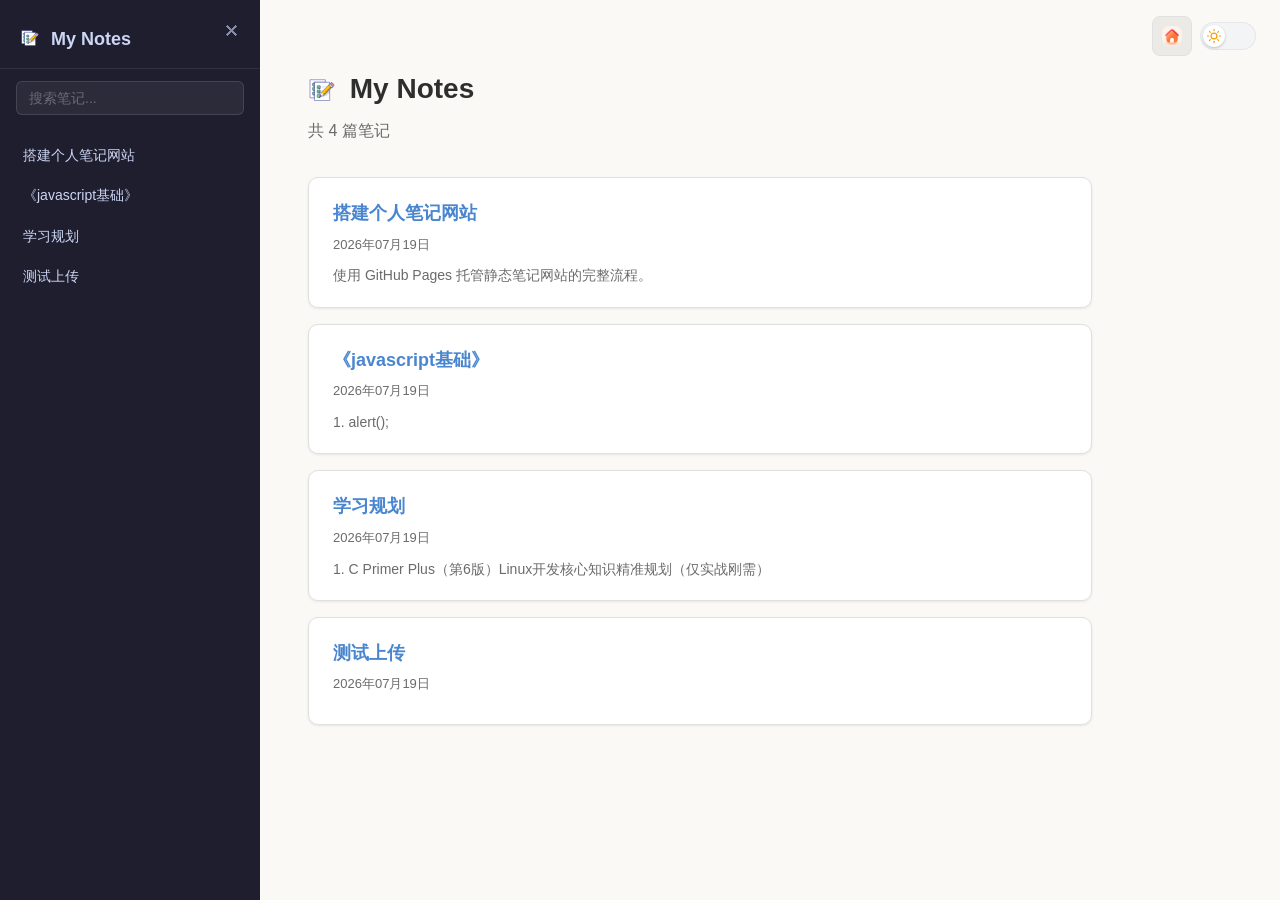
<file: home.html>
<!DOCTYPE html>
<html lang="zh-CN">
<head>
<meta charset="UTF-8">
<meta name="viewport" content="width=device-width, initial-scale=1.0">
<title>My Notes</title>
<script>
  (function() {
    var theme = localStorage.getItem('notes-theme') || 'light';
    document.documentElement.setAttribute('data-theme', theme);
  })();
</script>
<link rel="icon" type="image/x-icon" href="icon/title.ico">
<link rel="stylesheet" href="style.css">
</head>
<body>
<button class="sidebar-toggle" id="sidebarToggle" title="切换侧边栏">☰</button>
<div class="top-right-btns">
  <a href="index.html" class="home-btn" id="homeBtn" title="返回封面"><img src="icon/homepage.svg" alt="封面"></a>
  <div class="theme-switch" id="themeSwitch" role="switch" aria-checked="false" aria-label="切换日/夜间模式" tabindex="0">
  <div class="theme-switch-track"></div>
  <div class="theme-switch-thumb">
    <img src="icon/sun.svg" alt="日间模式" id="themeIcon">
  </div>
</div>
</div>
<div class="layout" id="mainContent">
  <aside class="sidebar" id="sidebar">
    <div class="sidebar-header">
      <h2><span class="sidebar-brand"><img src="icon/mynote.svg" class="sidebar-logo" alt=""> My Notes</span></h2>
      <button class="sidebar-collapse-btn" id="sidebarCollapseBtn" title="收起侧边栏">✕</button>
    </div>
    <div class="search-box">
      <input type="text" id="search" placeholder="搜索笔记..." autocomplete="off">
    </div>
    <nav>
      <ul class="note-list" id="noteList">
        <li><a href="notes/build-notes-site.html">搭建个人笔记网站</a></li>
<li><a href="notes/《javascript基础》.html">《javascript基础》</a></li>
<li><a href="notes/学习规划.html">学习规划</a></li>
<li><a href="notes/测试上传.html">测试上传</a></li>
      </ul>
    </nav>
  </aside>
  <div class="sidebar-overlay" id="sidebarOverlay"></div>
  <main class="content">
    <div class="home">
      <h1><img src="icon/mynote.svg" class="home-logo" alt=""> My Notes</h1>
      <p class="subtitle">共 4 篇笔记</p>
      <div class="note-grid" id="noteGrid">
        
      <a href="notes/build-notes-site.html" class="note-card">
        <h3>搭建个人笔记网站</h3>
        <time>2026年07月19日</time>
        <p>使用 GitHub Pages 托管静态笔记网站的完整流程。</p>
      </a>

      <a href="notes/《javascript基础》.html" class="note-card">
        <h3>《javascript基础》</h3>
        <time>2026年07月19日</time>
        <p>1. alert();</p>
      </a>

      <a href="notes/学习规划.html" class="note-card">
        <h3>学习规划</h3>
        <time>2026年07月19日</time>
        <p>1. C Primer Plus（第6版）Linux开发核心知识精准规划（仅实战刚需）</p>
      </a>

      <a href="notes/测试上传.html" class="note-card">
        <h3>测试上传</h3>
        <time>2026年07月19日</time>
        <p></p>
      </a>
      </div>
      
    </div>
  </main>
</div>
<script src="app.js"></script>
</body>
</html>
</file>
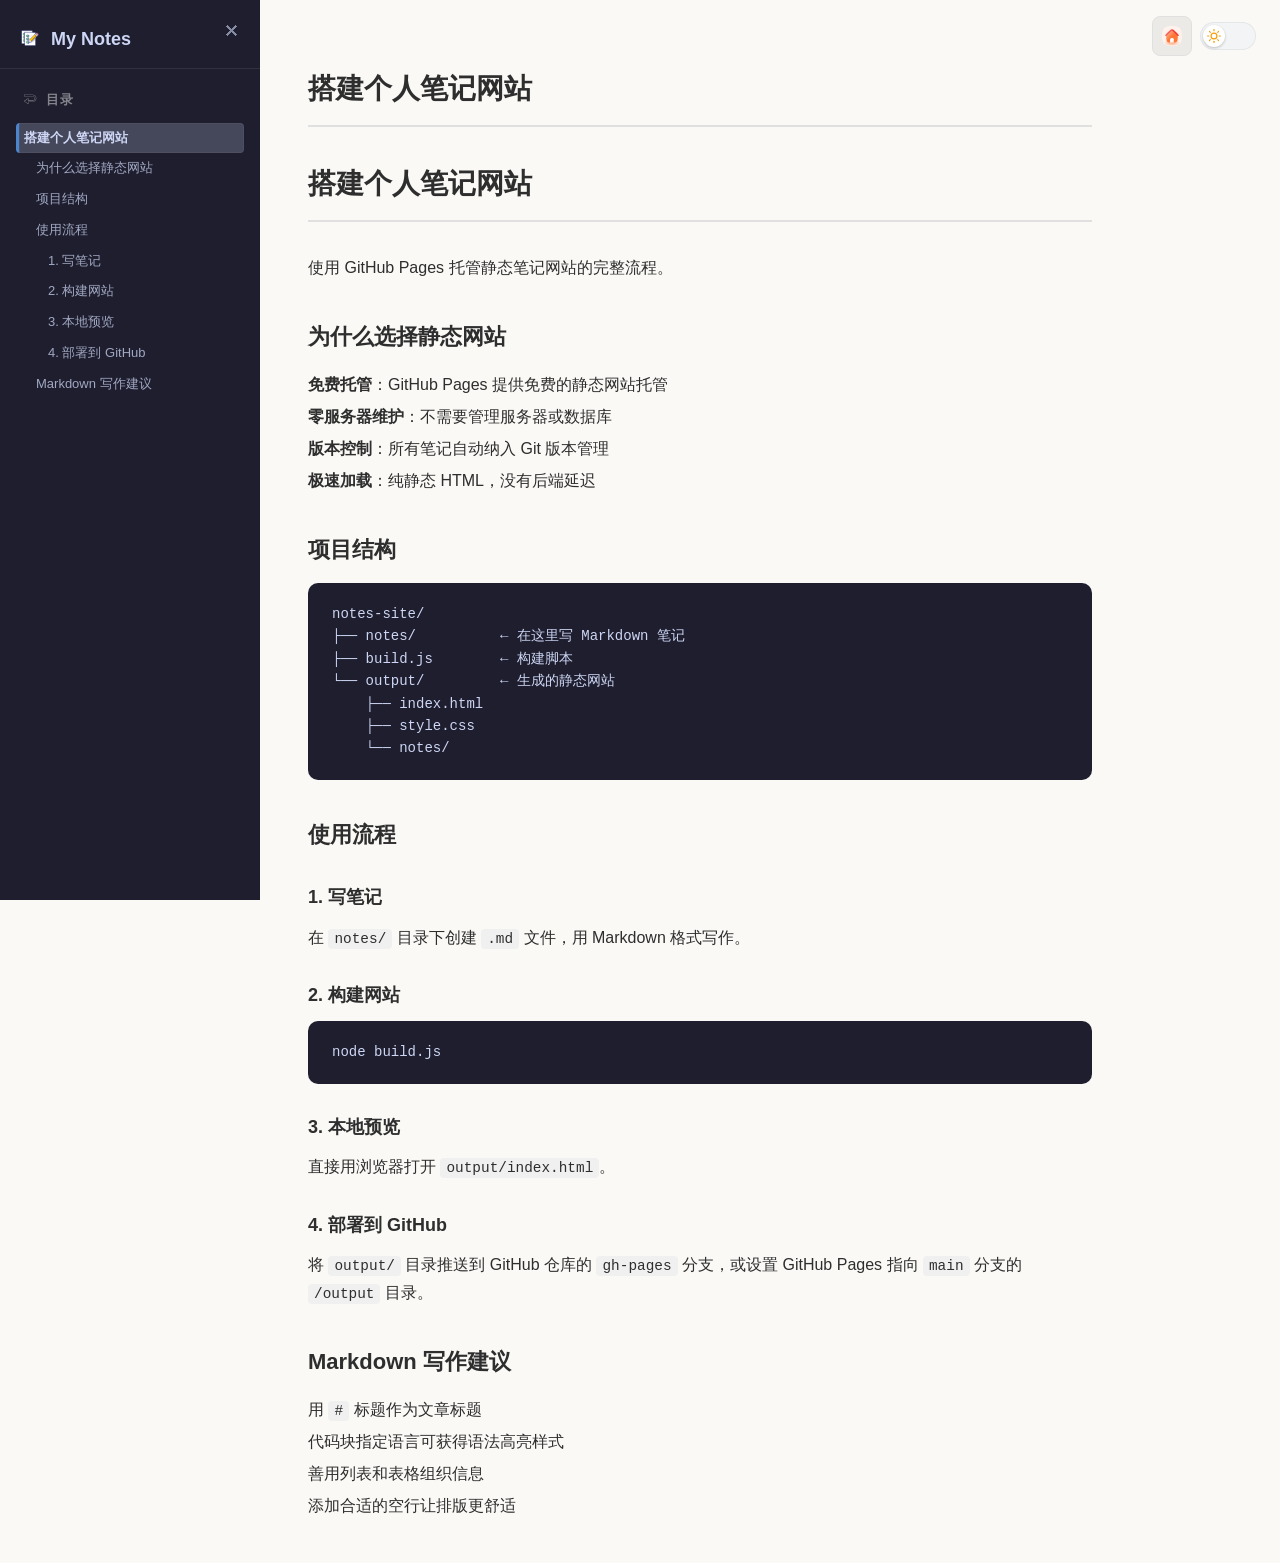
<file: notes/build-notes-site.html>
<!DOCTYPE html>
<html lang="zh-CN">
<head>
<meta charset="UTF-8">
<meta name="viewport" content="width=device-width, initial-scale=1.0">
<title>搭建个人笔记网站 - My Notes</title>
<script>
  (function() {
    var theme = localStorage.getItem('notes-theme') || 'light';
    document.documentElement.setAttribute('data-theme', theme);
  })();
</script>
<link rel="icon" type="image/x-icon" href="../icon/title.ico">
<link rel="stylesheet" href="../style.css">
</head>
<body>
<button class="sidebar-toggle" id="sidebarToggle" title="切换侧边栏">☰</button>
<div class="top-right-btns">
  <a href="../index.html" class="home-btn" id="homeBtn" title="返回主目录"><img src="../icon/homepage.svg" alt="首页"></a>
  <div class="theme-switch" id="themeSwitch" role="switch" aria-checked="false" aria-label="切换日/夜间模式" tabindex="0">
  <div class="theme-switch-track"></div>
  <div class="theme-switch-thumb">
    <img src="../icon/sun.svg" alt="日间模式" id="themeIcon">
  </div>
</div>
</div>
<div class="layout">
  <aside class="sidebar" id="sidebar">
    <div class="sidebar-header">
      <h2><span class="sidebar-brand"><img src="../icon/mynote.svg" class="sidebar-logo" alt=""> My Notes</span></h2>
      <button class="sidebar-collapse-btn" id="sidebarCollapseBtn" title="收起侧边栏">✕</button>
    </div>
    <div class="sidebar-section sidebar-section-toc" id="sidebarToc">
<h3 class="toc-title"><a href="../home.html" class="sidebar-back" id="sidebarBack" title="返回主目录"><img src="../icon/back.svg" alt="返回" style="width:16px;height:16px;vertical-align:middle;"></a>  目录</h3>
        <li class="toc-item toc-lv1"><a href="#_1" class="toc-link">搭建个人笔记网站</a></li>
  <li class="toc-item toc-lv2"><a href="#_2" class="toc-link">为什么选择静态网站</a></li>
  <li class="toc-item toc-lv2"><a href="#_3" class="toc-link">项目结构</a></li>
  <li class="toc-item toc-lv2"><a href="#_4" class="toc-link">使用流程</a></li>
    <li class="toc-item toc-lv3"><a href="#1" class="toc-link">1. 写笔记</a></li>
    <li class="toc-item toc-lv3"><a href="#2" class="toc-link">2. 构建网站</a></li>
    <li class="toc-item toc-lv3"><a href="#3" class="toc-link">3. 本地预览</a></li>
    <li class="toc-item toc-lv3"><a href="#4-github" class="toc-link">4. 部署到 GitHub</a></li>
  <li class="toc-item toc-lv2"><a href="#markdown" class="toc-link">Markdown 写作建议</a></li>
      </ul>
    </div>
    <div class="sidebar-section sidebar-section-nav" id="sidebarNav" style="display:none">
      <nav>
        <ul class="note-list">
          <li><a href="build-notes-site.html" class="active">搭建个人笔记网站</a></li>
<li><a href="《javascript基础》.html">《javascript基础》</a></li>
<li><a href="学习规划.html">学习规划</a></li>
<li><a href="测试上传.html">测试上传</a></li>
        </ul>
      </nav>
    </div>
  </aside>
  <div class="sidebar-overlay" id="sidebarOverlay"></div>
  <main class="content" id="content">
    <article class="note">
      <h1>搭建个人笔记网站</h1>
      <div class="note-body">
        <h1 id="_1">搭建个人笔记网站</h1>
<p>使用 GitHub Pages 托管静态笔记网站的完整流程。</p>
<h2 id="_2">为什么选择静态网站</h2>
<ul>
<li><strong>免费托管</strong>：GitHub Pages 提供免费的静态网站托管</li>
<li><strong>零服务器维护</strong>：不需要管理服务器或数据库</li>
<li><strong>版本控制</strong>：所有笔记自动纳入 Git 版本管理</li>
<li><strong>极速加载</strong>：纯静态 HTML，没有后端延迟</li>
</ul>
<h2 id="_3">项目结构</h2>
<pre><code>notes-site/
├── notes/          ← 在这里写 Markdown 笔记
├── build.js        ← 构建脚本
└── output/         ← 生成的静态网站
    ├── index.html
    ├── style.css
    └── notes/
</code></pre>
<h2 id="_4">使用流程</h2>
<h3 id="1">1. 写笔记</h3>
<p>在 <code>notes/</code> 目录下创建 <code>.md</code> 文件，用 Markdown 格式写作。</p>
<h3 id="2">2. 构建网站</h3>
<pre><code class="language-bash">node build.js
</code></pre>
<h3 id="3">3. 本地预览</h3>
<p>直接用浏览器打开 <code>output/index.html</code>。</p>
<h3 id="4-github">4. 部署到 GitHub</h3>
<p>将 <code>output/</code> 目录推送到 GitHub 仓库的 <code>gh-pages</code> 分支，或设置 GitHub Pages 指向 <code>main</code> 分支的 <code>/output</code> 目录。</p>
<h2 id="markdown">Markdown 写作建议</h2>
<ul>
<li>用 <code>#</code> 标题作为文章标题</li>
<li>代码块指定语言可获得语法高亮样式</li>
<li>善用列表和表格组织信息</li>
<li>添加合适的空行让排版更舒适</li>
</ul>
      </div>
    </article>
  </main>
</div>
<script src="../app.js"></script>
</body>
</html>
</file>
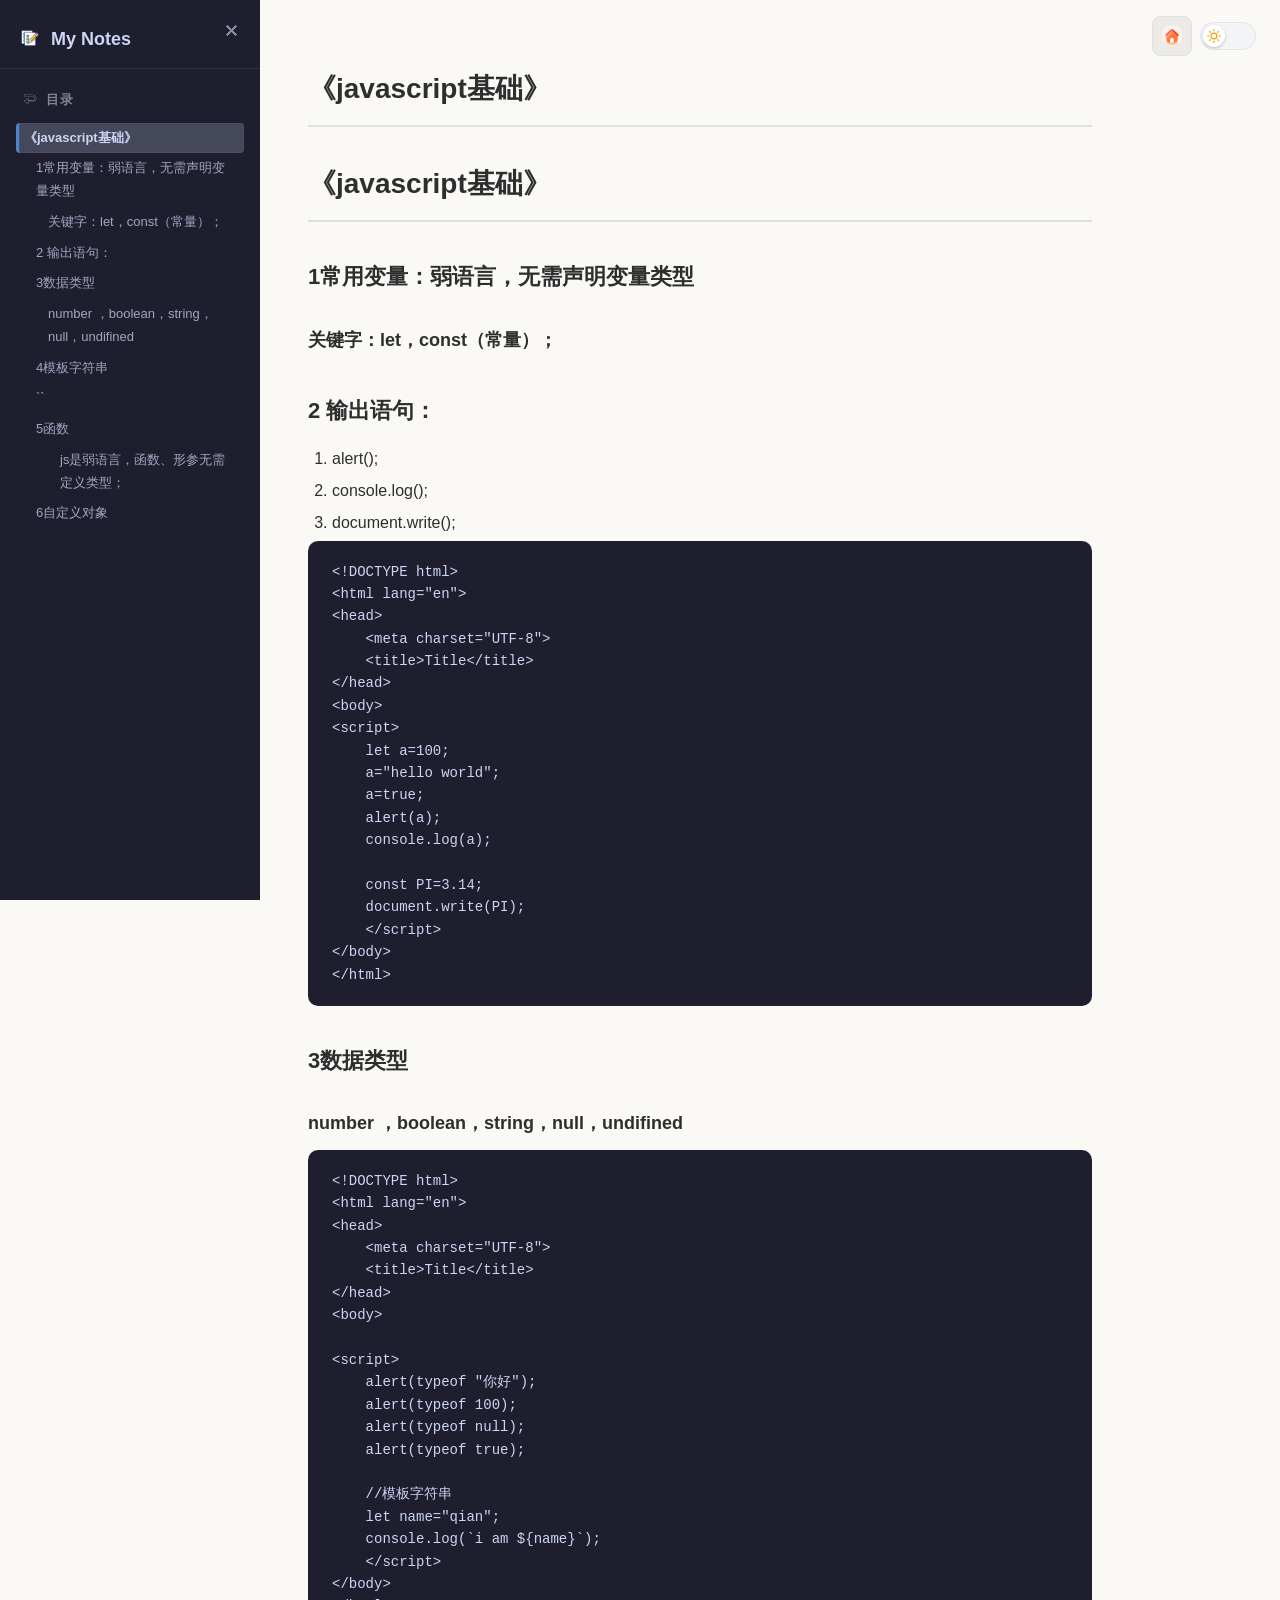
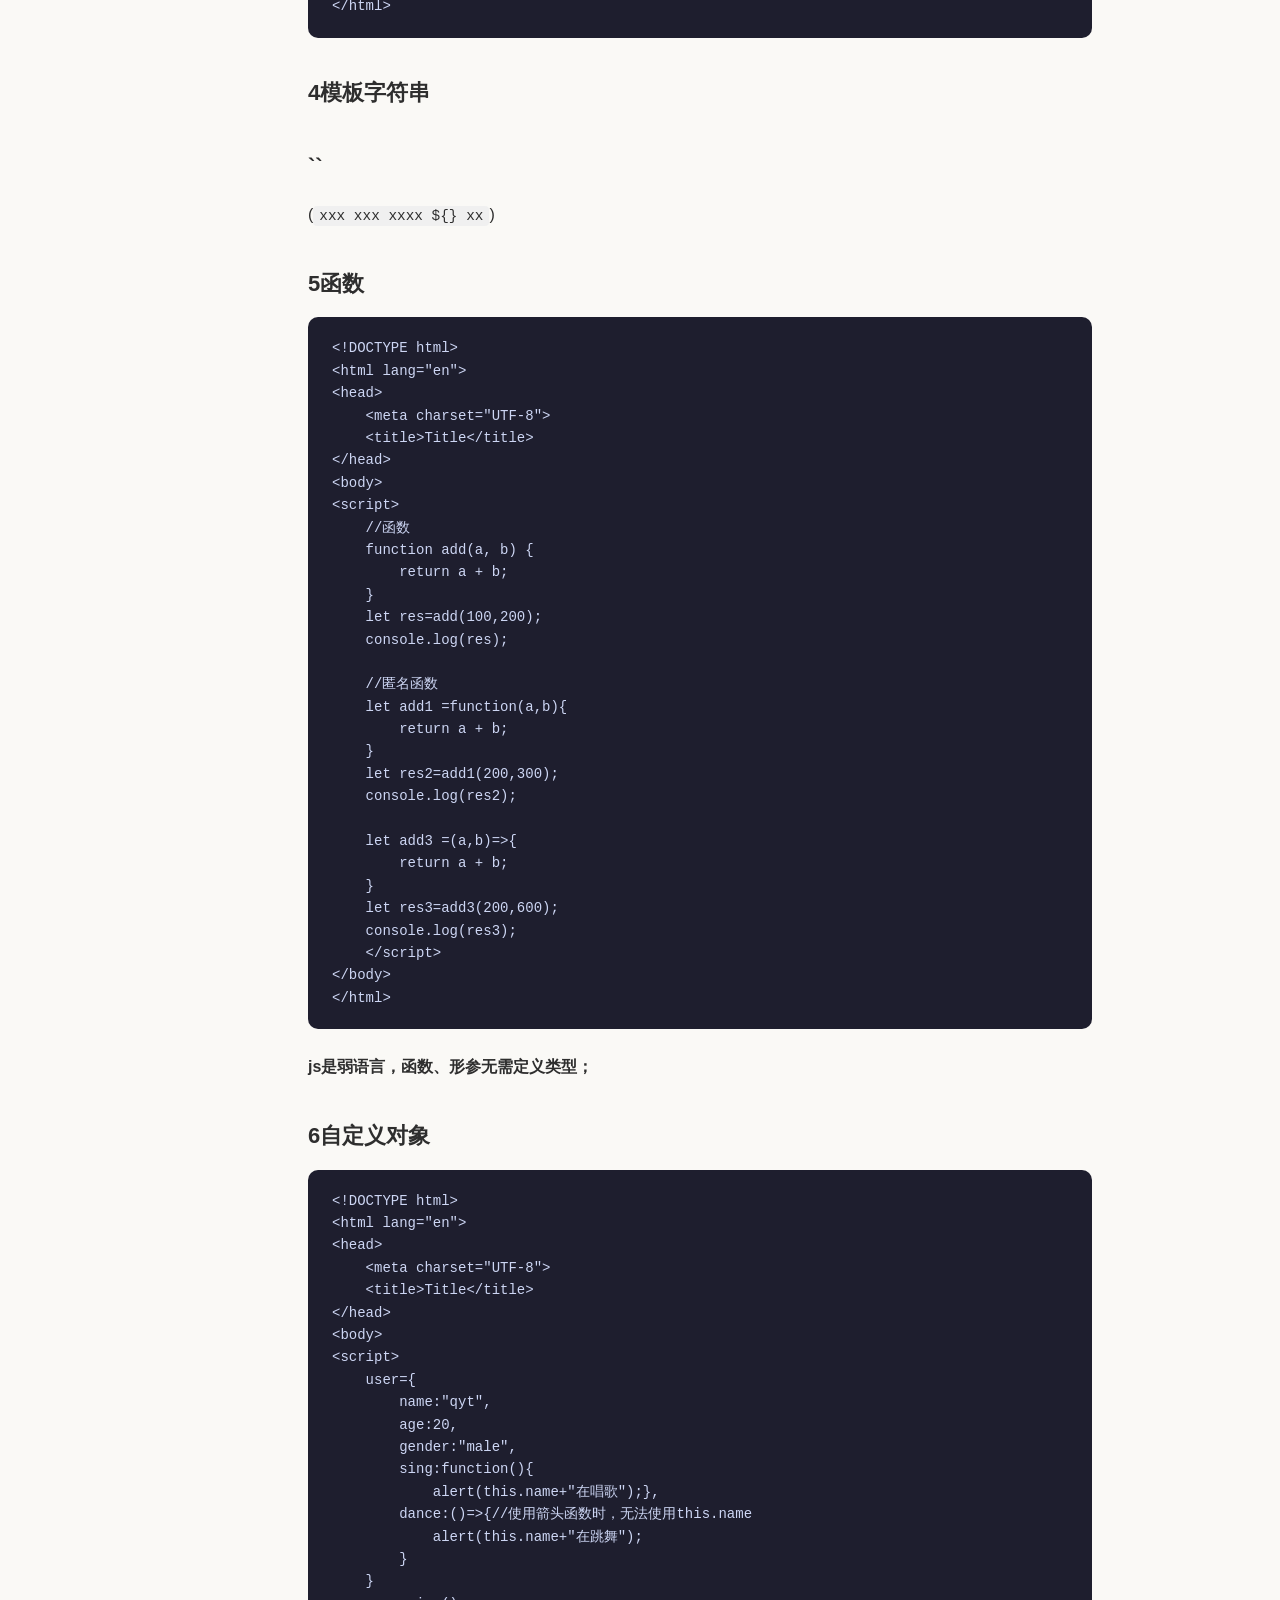
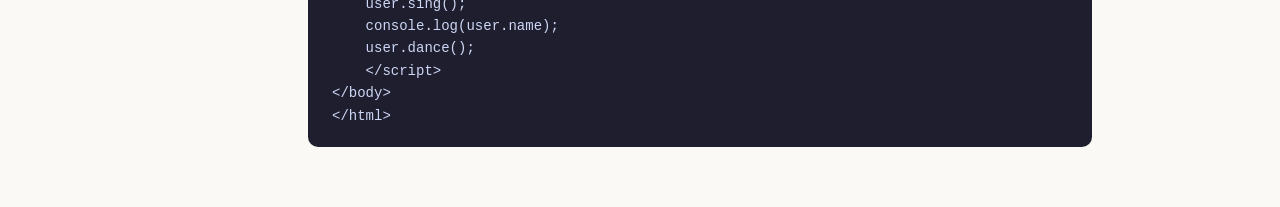
<file: notes/《javascript基础》.html>
<!DOCTYPE html>
<html lang="zh-CN">
<head>
<meta charset="UTF-8">
<meta name="viewport" content="width=device-width, initial-scale=1.0">
<title>《javascript基础》 - My Notes</title>
<script>
  (function() {
    var theme = localStorage.getItem('notes-theme') || 'light';
    document.documentElement.setAttribute('data-theme', theme);
  })();
</script>
<link rel="icon" type="image/x-icon" href="../icon/title.ico">
<link rel="stylesheet" href="../style.css">
</head>
<body>
<button class="sidebar-toggle" id="sidebarToggle" title="切换侧边栏">☰</button>
<div class="top-right-btns">
  <a href="../index.html" class="home-btn" id="homeBtn" title="返回主目录"><img src="../icon/homepage.svg" alt="首页"></a>
  <div class="theme-switch" id="themeSwitch" role="switch" aria-checked="false" aria-label="切换日/夜间模式" tabindex="0">
  <div class="theme-switch-track"></div>
  <div class="theme-switch-thumb">
    <img src="../icon/sun.svg" alt="日间模式" id="themeIcon">
  </div>
</div>
</div>
<div class="layout">
  <aside class="sidebar" id="sidebar">
    <div class="sidebar-header">
      <h2><span class="sidebar-brand"><img src="../icon/mynote.svg" class="sidebar-logo" alt=""> My Notes</span></h2>
      <button class="sidebar-collapse-btn" id="sidebarCollapseBtn" title="收起侧边栏">✕</button>
    </div>
    <div class="sidebar-section sidebar-section-toc" id="sidebarToc">
<h3 class="toc-title"><a href="../home.html" class="sidebar-back" id="sidebarBack" title="返回主目录"><img src="../icon/back.svg" alt="返回" style="width:16px;height:16px;vertical-align:middle;"></a>  目录</h3>
        <li class="toc-item toc-lv1"><a href="#javascript" class="toc-link">《javascript基础》</a></li>
  <li class="toc-item toc-lv2"><a href="#1" class="toc-link">1常用变量：弱语言，无需声明变量类型</a></li>
    <li class="toc-item toc-lv3"><a href="#letconst" class="toc-link">关键字：let，const（常量）；</a></li>
  <li class="toc-item toc-lv2"><a href="#2" class="toc-link">2 输出语句：</a></li>
  <li class="toc-item toc-lv2"><a href="#3" class="toc-link">3数据类型</a></li>
    <li class="toc-item toc-lv3"><a href="#number-booleanstringnullundifined" class="toc-link">number ，boolean，string，null，undifined</a></li>
  <li class="toc-item toc-lv2"><a href="#4" class="toc-link">4模板字符串</a></li>
  <li class="toc-item toc-lv2"><a href="#_1" class="toc-link">``</a></li>
  <li class="toc-item toc-lv2"><a href="#5" class="toc-link">5函数</a></li>
      <li class="toc-item toc-lv4"><a href="#js" class="toc-link">js是弱语言，函数、形参无需定义类型；</a></li>
  <li class="toc-item toc-lv2"><a href="#6" class="toc-link">6自定义对象</a></li>
      </ul>
    </div>
    <div class="sidebar-section sidebar-section-nav" id="sidebarNav" style="display:none">
      <nav>
        <ul class="note-list">
          <li><a href="build-notes-site.html">搭建个人笔记网站</a></li>
<li><a href="《javascript基础》.html" class="active">《javascript基础》</a></li>
<li><a href="学习规划.html">学习规划</a></li>
<li><a href="测试上传.html">测试上传</a></li>
        </ul>
      </nav>
    </div>
  </aside>
  <div class="sidebar-overlay" id="sidebarOverlay"></div>
  <main class="content" id="content">
    <article class="note">
      <h1>《javascript基础》</h1>
      <div class="note-body">
        <h1 id="javascript">《javascript基础》</h1>
<h2 id="1">1常用变量：弱语言，无需声明变量类型</h2>
<h3 id="letconst">关键字：let，const（常量）；</h3>
<h2 id="2">2 输出语句：</h2>
<ol>
<li>alert();</li>
<li>console.log();</li>
<li>document.write();</li>
</ol>
<pre><code class="language-html">&lt;!DOCTYPE html&gt;
&lt;html lang=&quot;en&quot;&gt;
&lt;head&gt;
    &lt;meta charset=&quot;UTF-8&quot;&gt;
    &lt;title&gt;Title&lt;/title&gt;
&lt;/head&gt;
&lt;body&gt;
&lt;script&gt;
    let a=100;
    a=&quot;hello world&quot;;
    a=true;
    alert(a);
    console.log(a);

    const PI=3.14;
    document.write(PI);
    &lt;/script&gt;
&lt;/body&gt;
&lt;/html&gt;
</code></pre>
<h2 id="3">3数据类型</h2>
<h3 id="number-booleanstringnullundifined">number ，boolean，string，null，undifined</h3>
<pre><code class="language-html">&lt;!DOCTYPE html&gt;
&lt;html lang=&quot;en&quot;&gt;
&lt;head&gt;
    &lt;meta charset=&quot;UTF-8&quot;&gt;
    &lt;title&gt;Title&lt;/title&gt;
&lt;/head&gt;
&lt;body&gt;

&lt;script&gt;
    alert(typeof &quot;你好&quot;);
    alert(typeof 100);
    alert(typeof null);
    alert(typeof true);

    //模板字符串
    let name=&quot;qian&quot;;
    console.log(`i am ${name}`);
    &lt;/script&gt;
&lt;/body&gt;
&lt;/html&gt;
</code></pre>
<h2 id="4">4模板字符串</h2>
<h2 id="_1">``</h2>
<p>(<code>xxx xxx xxxx ${} xx</code>)</p>
<h2 id="5">5函数</h2>
<pre><code class="language-html">&lt;!DOCTYPE html&gt;
&lt;html lang=&quot;en&quot;&gt;
&lt;head&gt;
    &lt;meta charset=&quot;UTF-8&quot;&gt;
    &lt;title&gt;Title&lt;/title&gt;
&lt;/head&gt;
&lt;body&gt;
&lt;script&gt;
    //函数
    function add(a, b) {
        return a + b;
    }
    let res=add(100,200);
    console.log(res);

    //匿名函数
    let add1 =function(a,b){
        return a + b;
    }
    let res2=add1(200,300);
    console.log(res2);

    let add3 =(a,b)=&gt;{
        return a + b;
    }
    let res3=add3(200,600);
    console.log(res3);
    &lt;/script&gt;
&lt;/body&gt;
&lt;/html&gt;
</code></pre>
<h4 id="js">js是弱语言，函数、形参无需定义类型；</h4>
<h2 id="6">6自定义对象</h2>
<pre><code class="language-html">&lt;!DOCTYPE html&gt;
&lt;html lang=&quot;en&quot;&gt;
&lt;head&gt;
    &lt;meta charset=&quot;UTF-8&quot;&gt;
    &lt;title&gt;Title&lt;/title&gt;
&lt;/head&gt;
&lt;body&gt;
&lt;script&gt;
    user={
        name:&quot;qyt&quot;,
        age:20,
        gender:&quot;male&quot;,
        sing:function(){
            alert(this.name+&quot;在唱歌&quot;);},
        dance:()=&gt;{//使用箭头函数时，无法使用this.name
            alert(this.name+&quot;在跳舞&quot;);
        }
    }
    user.sing();
    console.log(user.name);
    user.dance();
    &lt;/script&gt;
&lt;/body&gt;
&lt;/html&gt;
</code></pre>
      </div>
    </article>
  </main>
</div>
<script src="../app.js"></script>
</body>
</html>
</file>
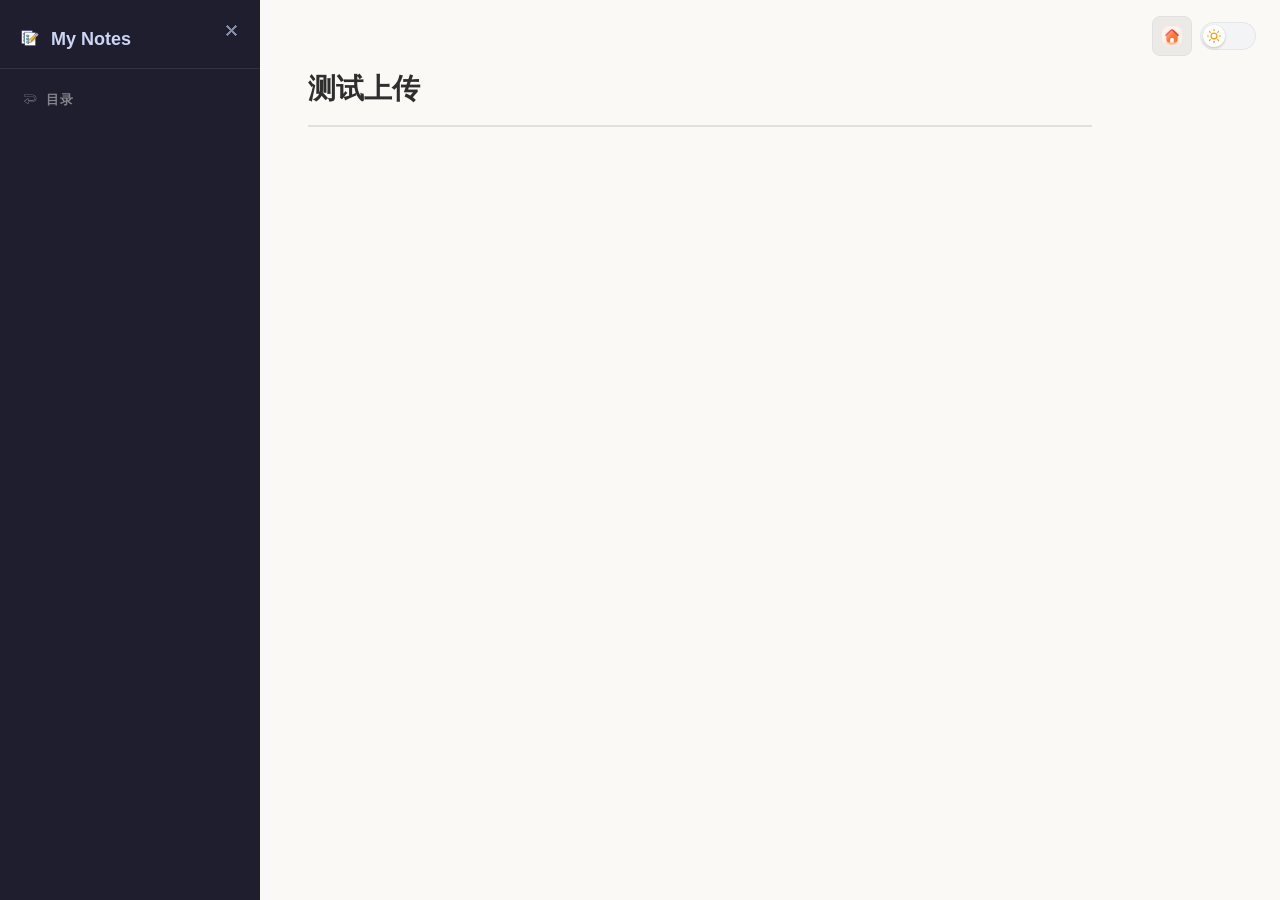
<file: notes/测试上传.html>
<!DOCTYPE html>
<html lang="zh-CN">
<head>
<meta charset="UTF-8">
<meta name="viewport" content="width=device-width, initial-scale=1.0">
<title>测试上传 - My Notes</title>
<script>
  (function() {
    var theme = localStorage.getItem('notes-theme') || 'light';
    document.documentElement.setAttribute('data-theme', theme);
  })();
</script>
<link rel="icon" type="image/x-icon" href="../icon/title.ico">
<link rel="stylesheet" href="../style.css">
</head>
<body>
<button class="sidebar-toggle" id="sidebarToggle" title="切换侧边栏">☰</button>
<div class="top-right-btns">
  <a href="../index.html" class="home-btn" id="homeBtn" title="返回主目录"><img src="../icon/homepage.svg" alt="首页"></a>
  <div class="theme-switch" id="themeSwitch" role="switch" aria-checked="false" aria-label="切换日/夜间模式" tabindex="0">
  <div class="theme-switch-track"></div>
  <div class="theme-switch-thumb">
    <img src="../icon/sun.svg" alt="日间模式" id="themeIcon">
  </div>
</div>
</div>
<div class="layout">
  <aside class="sidebar" id="sidebar">
    <div class="sidebar-header">
      <h2><span class="sidebar-brand"><img src="../icon/mynote.svg" class="sidebar-logo" alt=""> My Notes</span></h2>
      <button class="sidebar-collapse-btn" id="sidebarCollapseBtn" title="收起侧边栏">✕</button>
    </div>
    <div class="sidebar-section sidebar-section-toc" id="sidebarToc">
<h3 class="toc-title"><a href="../home.html" class="sidebar-back" id="sidebarBack" title="返回主目录"><img src="../icon/back.svg" alt="返回" style="width:16px;height:16px;vertical-align:middle;"></a>  目录</h3>
        
      </ul>
    </div>
    <div class="sidebar-section sidebar-section-nav" id="sidebarNav" style="display:none">
      <nav>
        <ul class="note-list">
          <li><a href="build-notes-site.html">搭建个人笔记网站</a></li>
<li><a href="《javascript基础》.html">《javascript基础》</a></li>
<li><a href="学习规划.html">学习规划</a></li>
<li><a href="测试上传.html" class="active">测试上传</a></li>
        </ul>
      </nav>
    </div>
  </aside>
  <div class="sidebar-overlay" id="sidebarOverlay"></div>
  <main class="content" id="content">
    <article class="note">
      <h1>测试上传</h1>
      <div class="note-body">
        
      </div>
    </article>
  </main>
</div>
<script src="../app.js"></script>
</body>
</html>
</file>
<file: style.css>
/* ── 变量：日间模式 ──────────────────────────────── */
:root {
  --bg: #faf9f6;
  --sidebar-bg: #1e1e2e;
  --sidebar-text: #cdd6f4;
  --sidebar-hover: #313244;
  --sidebar-active: #45475a;
  --text: #2e2e2e;
  --text-muted: #6b6b6b;
  --accent: #4a86cf;
  --border: #e0e0e0;
  --card-bg: #ffffff;
  --card-shadow: 0 1px 3px rgba(0,0,0,0.08);
  --code-bg: #f0f0f0;
  --blockquote-border: #4a86cf;
  --blockquote-bg: rgba(74,134,207,0.05);
  --table-stripe: #fafafa;
  --table-header-bg: #f5f5f5;
  --toggle-bg: rgba(0,0,0,0.06);
  --toggle-text: #333;
}

/* ── 夜间模式 ────────────────────────────────────── */
[data-theme="dark"] {
  --bg: #1a1a2e;
  --sidebar-bg: #0f0f1a;
  --sidebar-text: #cdd6f4;
  --sidebar-hover: #1e1e30;
  --sidebar-active: #2a2a40;
  --text: #e0e0e0;
  --text-muted: #999;
  --accent: #7aa2f7;
  --border: #333;
  --card-bg: #22223a;
  --card-shadow: 0 1px 3px rgba(0,0,0,0.3);
  --code-bg: #2a2a3e;
  --blockquote-border: #7aa2f7;
  --blockquote-bg: rgba(122,162,247,0.08);
  --table-stripe: #2a2a3e;
  --table-header-bg: #2a2a3e;
  --toggle-bg: rgba(255,255,255,0.08);
  --toggle-text: #ddd;
}

/* ── Reset & Base ────────────────────────────────── */
*, *::before, *::after { box-sizing: border-box; margin: 0; padding: 0; }

body {
  font-family: -apple-system, BlinkMacSystemFont, "Segoe UI", "Noto Sans SC", sans-serif;
  background: var(--bg);
  color: var(--text);
  line-height: 1.75;
  font-size: 16px;
  transition: background 0.3s, color 0.3s;
  opacity: 0;
  animation: pageIn 0.35s ease both;
}
@keyframes pageIn {
  from { opacity: 0; }
  to   { opacity: 1; }
}
body.page-out {
  animation: pageOut 0.2s ease forwards;
}
@keyframes pageOut {
  from { opacity: 1; }
  to   { opacity: 0; }
}


a { color: var(--accent); text-decoration: none; }
a:hover { text-decoration: underline; }

/* ── 右上角按钮组 ─────────────────────────────────── */
.top-right-btns {
  position: fixed;
  top: 16px;
  right: 24px;
  z-index: 100;
  display: flex;
  gap: 8px;
  align-items: center;
}

.home-btn {
  background: var(--toggle-bg);
  color: var(--text);
  border: 1px solid var(--border);
  border-radius: 8px;
  width: 40px;
  height: 40px;
  cursor: pointer;
  display: flex;
  align-items: center;
  justify-content: center;
  text-decoration: none;
  transition: background 0.2s, color 0.2s;
  padding: 10px;
}
.home-btn:hover { background: var(--card-bg); }
.home-btn img {
  width: 20px;
  height: 20px;
  display: block;
}

/* ── 主题切换开关 ────────────────────────────────── */
.theme-switch {
  position: relative;
  display: inline-block;
  width: 56px;
  height: 28px;
  cursor: pointer;
  user-select: none;
  -webkit-tap-highlight-color: transparent;
  flex-shrink: 0;
}

.theme-switch-track {
  position: absolute;
  inset: 0;
  border-radius: 28px;
  background: #f3f4f6;
  transition: background 0.3s ease;
  box-shadow: inset 0 0 0 1px rgba(0,0,0,0.06);
}

[data-theme="dark"] .theme-switch-track {
  background: #2c2c34;
  box-shadow: inset 0 0 0 1px rgba(255,255,255,0.08);
}

.theme-switch-thumb {
  position: absolute;
  top: 3px;
  left: 3px;
  width: 22px;
  height: 22px;
  border-radius: 50%;
  background: #ffffff;
  display: flex;
  align-items: center;
  justify-content: center;
  transition: transform 0.3s cubic-bezier(0.4, 0, 0.2, 1);
  box-shadow: 0 1px 3px rgba(0,0,0,0.18), 0 1px 2px rgba(0,0,0,0.06);
}

[data-theme="dark"] .theme-switch-thumb {
  background: #fafafa;
  transform: translateX(28px);
  box-shadow: 0 1px 3px rgba(0,0,0,0.35), 0 1px 2px rgba(0,0,0,0.12);
}

.theme-switch-thumb img {
  width: 14px;
  height: 14px;
  display: block;
  pointer-events: none;
}

/* ── 侧边栏切换按钮 ──────────────────────────────── */
/* ── 侧边栏折叠按钮 ──────────────────────────────── */
.sidebar-toggle {
  position: fixed;
  top: 16px;
  left: 16px;
  z-index: 100;
  background: var(--toggle-bg);
  color: var(--toggle-text);
  border: 1px solid var(--border);
  border-radius: 8px;
  width: 40px;
  height: 40px;
  font-size: 18px;
  cursor: pointer;
  display: none;
  align-items: center;
  justify-content: center;
  transition: background 0.2s, opacity 0.2s;
}
.sidebar-toggle:hover { background: var(--card-bg); }

/* 收起状态下，左上角显示汉堡呼出按钮 */
body.sidebar-collapsed .sidebar-toggle { display: flex; }
body.sidebar-open .sidebar-toggle { display: flex; }

/* ── 侧边栏内部关闭按钮 ──────────────────────────── */
.sidebar-collapse-btn {
  position: absolute;
  top: 18px;
  right: 14px;
  background: none;
  border: none;
  color: var(--sidebar-text);
  font-size: 16px;
  cursor: pointer;
  width: 28px;
  height: 28px;
  display: flex;
  align-items: center;
  justify-content: center;
  border-radius: 6px;
  opacity: 0.6;
  transition: opacity 0.15s, background 0.15s;
}
.sidebar-collapse-btn:hover {
  opacity: 1;
  background: var(--sidebar-hover);
}

.sidebar-header {
  position: relative;
  padding: 24px 40px 12px 20px;
}
/* ── 侧边栏返回按钮 ──────────────────────────────── */
.sidebar-back {
  display: inline;
  background: none;
  color: var(--sidebar-text);
  border: none;
  font-size: 16px;
  font-family: inherit;
  cursor: pointer;
  padding: 0 2px;
  margin-right: 2px;
  opacity: 0.6;
  transition: opacity 0.15s;
  vertical-align: baseline;
}
.sidebar-back:hover { opacity: 1; }
.sidebar-back.done {
  opacity: 0.25;
  cursor: default;
  pointer-events: none;
}
.sidebar-back img {
  width: 16px;
  height: 16px;
  vertical-align: middle;
  filter: invert(1); 
}

/* 移动端始终用页面风格 */
@media (max-width: 768px) {
  .sidebar-toggle {
    background: var(--toggle-bg);
    color: var(--toggle-text);
    border: 1px solid var(--border);
  }
  .sidebar-toggle:hover { background: var(--card-bg); }
}

/* ── Layout ──────────────────────────────────────── */
.layout { display: flex; min-height: 100vh; }

/* ── 侧边栏 ──────────────────────────────────────── */
.sidebar {
  width: 260px;
  min-width: 260px;
  background: var(--sidebar-bg);
  color: var(--sidebar-text);
  display: flex;
  flex-direction: column;
  position: fixed;
  top: 0; left: 0; bottom: 0;
  overflow-y: auto;
  z-index: 50;
  transition: transform 0.3s ease;
}

.sidebar-header { position: relative; padding: 24px 40px 12px 20px; border-bottom: 1px solid rgba(255,255,255,0.08); }
.sidebar-header h2 { font-size: 18px; font-weight: 600; }
.sidebar-header a { color: var(--sidebar-text); }
.sidebar-brand { color: var(--sidebar-text); cursor: default; }
/* ── 侧边栏 Logo ────────────────────────────────── */
.sidebar-logo {
  width: 20px;
  height: 20px;
  vertical-align: -3px;
  margin-right: 6px;
}
.home-logo {
  width: 28px;
  height: 28px;
  vertical-align: -6px;
  margin-right: 6px;
}

.search-box { padding: 12px 16px; }
.search-box input {
  width: 100%;
  padding: 8px 12px;
  border: 1px solid rgba(255,255,255,0.12);
  border-radius: 6px;
  background: rgba(255,255,255,0.06);
  color: var(--sidebar-text);
  font-size: 14px;
  outline: none;
  transition: border-color 0.2s;
}
.search-box input:focus { border-color: var(--accent); }
.search-box input::placeholder { color: rgba(255,255,255,0.3); }

.sidebar nav { flex: 1; overflow-y: auto; padding: 8px 0; }

.note-list { list-style: none; }
.note-list li a {
  display: block;
  padding: 8px 20px;
  font-size: 14px;
  color: var(--sidebar-text);
  transition: background 0.15s;
  border-left: 3px solid transparent;
  white-space: nowrap;
  overflow: hidden;
  text-overflow: ellipsis;
}
.note-list li a:hover { background: var(--sidebar-hover); text-decoration: none; }
.note-list li a.active {
  background: var(--sidebar-active);
  border-left-color: var(--accent);
}

/* ── 侧边栏分区 ──────────────────────────────────── */
.sidebar-section { padding: 0 16px 16px; overflow-y: auto; flex: 1; }

.toc-title {
  font-size: 13px;
  font-weight: 600;
  color: rgba(255,255,255,0.45);
  text-transform: uppercase;
  letter-spacing: 0.5px;
  margin: 16px 4px 10px;
}

/* 侧边栏 TOC 列表 */
.toc-list {
  list-style: none;
  padding: 0;
  margin: 0;
}
.toc-item {
  list-style: none;
}
.toc-link {
  display: block;
  padding: 4px 8px;
  font-size: 13px;
  color: var(--sidebar-text);
  opacity: 0.75;
  text-decoration: none;
  border-radius: 4px;
  transition: background 0.15s, opacity 0.15s, border-color 0.15s, padding-left 0.15s;
}
.toc-link:hover {
  opacity: 1;
  background: var(--sidebar-hover);
  text-decoration: none;
}
/* 高亮当前阅读位置 */
.toc-link.active {
  background: var(--sidebar-active);
  opacity: 1;
  font-weight: 600;
  border-left: 3px solid var(--accent);
  padding-left: 5px;
  box-shadow: inset 0 0 0 1px rgba(255,255,255,0.05);
}
/* TOC 缩进 */
.toc-lv2 { padding-left: 12px; }
.toc-lv3 { padding-left: 24px; }
.toc-lv4 { padding-left: 36px; }
.toc-lv5 { padding-left: 48px; }
.toc-lv6 { padding-left: 60px; }


.sidebar-footer {
  padding: 16px 20px;
  font-size: 12px;
  opacity: 0.5;
  border-top: 1px solid rgba(255,255,255,0.08);
}
.sidebar-footer code {
  background: rgba(255,255,255,0.08);
  padding: 1px 5px;
  border-radius: 3px;
  font-size: 11px;
}

/* ── 侧边栏遮罩 ──────────────────────────────────── */
.sidebar-overlay {
  display: none;
  position: fixed;
  inset: 0;
  background: rgba(0,0,0,0.4);
  z-index: 45;
}

/* ── 侧边栏折叠状态 ──────────────────────────────── */
body.sidebar-collapsed .sidebar {
  transform: translateX(-100%);
}
body.sidebar-collapsed .sidebar-overlay { display: none; }
body.sidebar-collapsed .sidebar-toggle { display: flex; }

/* 大屏下始终显示切换按钮，方便折叠 */


/* ── 内容区 ──────────────────────────────────────── */
.content {
  margin-left: 260px;
  flex: 1;
  padding: 40px 48px;
  padding-top: 64px;
  max-width: 880px;
  transition: margin-left 0.3s ease;
}
body.sidebar-collapsed .content { margin-left: 0; }
body.sidebar-collapsed .layout { padding-left: 0; }

/* ── 首页 ────────────────────────────────────────── */
.home h1 { font-size: 28px; margin-bottom: 4px; }
.subtitle { color: var(--text-muted); margin-bottom: 32px; }

.empty { text-align: center; color: var(--text-muted); padding: 60px 0; }
.empty code { background: var(--code-bg); padding: 2px 6px; border-radius: 3px; font-size: 14px; }

.note-grid { display: flex; flex-direction: column; gap: 16px; }

.note-card {
  display: block;
  background: var(--card-bg);
  border: 1px solid var(--border);
  border-radius: 10px;
  padding: 20px 24px;
  color: var(--text);
  box-shadow: var(--card-shadow);
  transition: box-shadow 0.2s, transform 0.15s, background 0.3s;
}
.note-card:hover {
  box-shadow: 0 4px 14px rgba(0,0,0,0.12);
  transform: translateY(-1px);
  text-decoration: none;
}
.note-card h3 { font-size: 18px; margin-bottom: 4px; color: var(--accent); }
.note-card time { font-size: 13px; color: var(--text-muted); display: block; margin-bottom: 8px; }
.note-card p {
  font-size: 14px;
  color: var(--text-muted);
  line-height: 1.6;
  display: -webkit-box;
  -webkit-line-clamp: 2;
  -webkit-box-orient: vertical;
  overflow: hidden;
}

/* ── 笔记正文 ────────────────────────────────────── */
.note h1 { font-size: 28px; margin-bottom: 32px; padding-bottom: 12px; border-bottom: 2px solid var(--border); }

.note-body h2 { font-size: 22px; margin: 36px 0 14px; }
.note-body h3 { font-size: 18px; margin: 28px 0 10px; }
.note-body h4, .note-body h5, .note-body h6 { margin: 24px 0 8px; }

.note-body p { margin-bottom: 16px; }

.note-body ul {
  list-style: none;
  padding-left: 0;
}
.note-body ol {
  padding-left: 24px;  /* 有序列表保留编号和缩进 */
}
.note-body li {
  margin-bottom: 4px;
}
.note-body code {
  background: var(--code-bg);
  padding: 2px 6px;
  border-radius: 4px;
  font-size: 0.9em;
  font-family: "SF Mono", "Fira Code", "Consolas", monospace;
}

.note-body pre {
  background: #1e1e2e;
  color: #cdd6f4;
  padding: 20px 24px;
  border-radius: 10px;
  overflow-x: auto;
  margin-bottom: 20px;
  font-size: 14px;
  line-height: 1.6;
}
.note-body pre code {
  background: none;
  padding: 0;
  color: inherit;
  font-size: inherit;
}

.note-body blockquote {
  border-left: 4px solid var(--blockquote-border);
  padding: 8px 20px;
  margin: 0 0 20px;
  background: var(--blockquote-bg);
  border-radius: 0 8px 8px 0;
  color: var(--text-muted);
}

.note-body hr { border: none; border-top: 1px solid var(--border); margin: 32px 0; }

.note-body img { max-width: 100%; border-radius: 8px; margin: 16px 0; }

.note-body a { text-decoration: underline; text-underline-offset: 2px; }

.note-body strong { font-weight: 600; }

.note-body table {
  width: 100%;
  border-collapse: collapse;
  margin-bottom: 20px;
  font-size: 14px;
}
.note-body th, .note-body td {
  padding: 10px 14px;
  border: 1px solid var(--border);
  text-align: left;
}
.note-body th { background: var(--table-header-bg); font-weight: 600; }
.note-body tr:nth-child(even) td { background: var(--table-stripe); }

/* ── 响应式 ──────────────────────────────────────── */
@media (max-width: 768px) {
  .sidebar {
    transform: translateX(-100%);
    box-shadow: 2px 0 12px rgba(0,0,0,0.3);
  }
  body.sidebar-open .sidebar { transform: translateX(0); }
  body.sidebar-open .sidebar-overlay { display: block; }
  .sidebar-toggle { display: flex; }
  .content {
    margin-left: 0;
    padding: 20px 16px;
    padding-top: 56px;
    max-width: 100%;
  }
  body.sidebar-collapsed .content { margin-left: 0; }
body.sidebar-collapsed .layout { padding-left: 0; }
}


/* ── 封面 ────────────────────────────────────────── */
.cover {
  position: fixed;
  top: 0; left: 0; right: 0; bottom: 0;
  z-index: 200;
  background: #1a1a2e url('fengmian.png') center/cover no-repeat;
  display: flex;
  align-items: center;
  justify-content: center;
  transition: opacity 0.5s ease, visibility 0.5s ease;
}
/* ???????? */
.cover::before,
.cover::after {
  content: '';
  position: absolute;
  top: 0; bottom: 0;
  width: 15%;
  z-index: 199;
  pointer-events: none;
}
.cover::before {
  left: 0;
  background: linear-gradient(to right, #1a1a2e 0%, transparent 100%);
}
.cover::after {
  right: 0;
  background: linear-gradient(to left, #1a1a2e 0%, transparent 100%);
}

/* ── 封面 Hero ─────────────────────────────────── */
.cover-hero {
  position: relative;
  z-index: 220;
  text-align: center;
  padding: 0 24px;
}
/* ????????? */
.cover-bubble {
  display: inline-block;
  padding: 28px 44px;
  background: rgba(255,255,255,0.01);
  backdrop-filter: blur(5px);
  -webkit-backdrop-filter: blur(20px);
  border: 1px solid rgba(255,255,255,0.2);
  border-radius: 20px;
  box-shadow: 0 8px 32px rgba(0,0,0,0.2);
  opacity: 0;
  transform: translateY(16px);
  animation: bubbleIn 0.6s cubic-bezier(0.16, 1, 0.3, 1) forwards,
             bubbleFloat 4s ease-in-out 1.5s infinite;
}
@keyframes bubbleFloat {
  0%, 100% { transform: translateY(0); }
  50% { transform: translateY(-8px); }
}
@keyframes bubbleIn {
  from { opacity: 0; transform: translateY(16px); }
  to   { opacity: 1; transform: translateY(0); }
}

/* ── 渐变标题 ──────────────────────────────────── */
.cover-title {
  margin: 0;
  font-size: clamp(28px, 5vw, 48px);
  font-weight: 800;
  line-height: 1.4;
  letter-spacing: 6px;
  font-family: "Noto Serif SC", "STSong", "SimSun", "Songti SC", serif;
  color: #f5d76e;
  text-shadow: 0 2px 12px rgba(245,215,110,0.3);
  animation: titleGlow 3s ease-in-out 1.5s infinite;
}
@keyframes titleGlow {
  0%, 100% { text-shadow: 0 2px 12px rgba(245,215,110,0.3); }
  50% { text-shadow: 0 2px 24px rgba(245,215,110,0.6), 0 0 40px rgba(245,215,110,0.2); }
}
.cover-title-text {
  color: #f5d76e;
}
.cover-title-char {
  display: inline-block;
  opacity: 0;
  color: inherit;
  font-family: inherit;
  animation: charPop 0.35s cubic-bezier(0.16, 1, 0.3, 1) forwards;
}
@keyframes charPop {
  0%   { opacity: 0; transform: translateY(12px) scale(0.6); }
  100% { opacity: 1; transform: translateY(0) scale(1); }
}
.cover-star-emoji {
  display: inline-block;
  opacity: 0;
  font-size: 0.85em;
  animation: starBlink 0.4s ease forwards;
  animation-delay: var(--star-delay, 1.5s);
}
@keyframes starBlink {
  0%, 50% { opacity: 0; transform: scale(0.3); }
  70% { opacity: 1; transform: scale(1.3); }
  100% { opacity: 1; transform: scale(1); }
}

/* ── 副标题 ────────────────────────────────────── */


/* ── 按钮区 ────────────────────────────────────── */
.cover-actions {
  display: flex;
  gap: 12px;
  justify-content: center;
  flex-wrap: wrap;
  margin-top: 36px;
}
.cover-btn {
  display: inline-flex;
  align-items: center;
  gap: 8px;
  padding: 14px 42px;
  font-size: clamp(14px, 2.5vw, 17px);
  font-family: inherit;
  color: #1a1a2e;
  background: linear-gradient(135deg, #f5d76e, #f0a060);
  border: none;
  border-radius: 28px;
  cursor: pointer;
  letter-spacing: 2px;
  font-weight: 600;
  transition: all 0.3s cubic-bezier(0.16, 1, 0.3, 1);
  box-shadow: 0 4px 24px rgba(240,192,64,0.35);
  position: relative;
}
.cover-btn::after {
  content: "→";
  font-size: 1.2em;
  transition: transform 0.3s ease;
}
.cover-btn:hover {
  transform: translateY(-3px);
  box-shadow: 0 8px 36px rgba(240,192,64,0.5);
}
.cover-btn:hover::after {
  transform: translateX(4px);
}

/* ── 封面星星容器 ──────────────────────────────── */
.cover-stars {
  position: absolute;
  inset: 0;
  z-index: 205;
  pointer-events: none;
  overflow: hidden;
}

/* ── 流星 ──────────────────────────────────────── */
.cover-star {
  position: absolute;
  width: 3px;
  height: 3px;
  background: #fff;
  border-radius: 50%;
  box-shadow: 0 0 8px 3px rgba(255,240,180,0.8);
  animation: shoot var(--dur, 1.5s) ease-out forwards;
  pointer-events: none;
}
.cover-star::after {
  content: '';
  position: absolute;
  top: 50%;
  left: 0;
  width: 100px;
  height: 2px;
  background: linear-gradient(to right, rgba(255,240,180,0.9), transparent 70%);
  transform: translateY(-50%) rotate(-40deg);
  transform-origin: left center;
}
@keyframes shoot {
  0%   { transform: translate(0, 0) scale(1); opacity: 1; }
  100% { transform: translate(-130vw, 80vh) scale(0.1); opacity: 0; }
}
.cover-overlay {
  position: absolute;
  inset: 0;
  background: rgba(0,0,0,0.35);
  pointer-events: none;
}
.cover-hidden {
  opacity: 0;
  visibility: hidden;
  pointer-events: none;
  transition: opacity 0.5s ease, visibility 0.5s ease;
}
/* ???????????????? */
#mainContent.cover-active {
  opacity: 0;
  visibility: hidden;
}

/* --- ?????? --- */
.cover-scroll-hint {
  position: absolute;
  bottom: 36px;
  left: 50%;
  transform: translateX(-50%);
  z-index: 210;
  cursor: pointer;
  animation: bounceDown 2s ease-in-out infinite;
  opacity: 0.55;
  transition: opacity 0.3s;
}
.cover-scroll-hint:hover { opacity: 0.9; }
.cover-scroll-hint svg {
  width: 32px;
  height: 32px;
}
@keyframes bounceDown {
  0%, 100% { transform: translateX(-50%) translateY(0); }
  50% { transform: translateX(-50%) translateY(10px); }
}
@media (max-width: 768px) {
  .cover-btn { padding: 12px 36px; font-size: 16px; }
}
</file>
